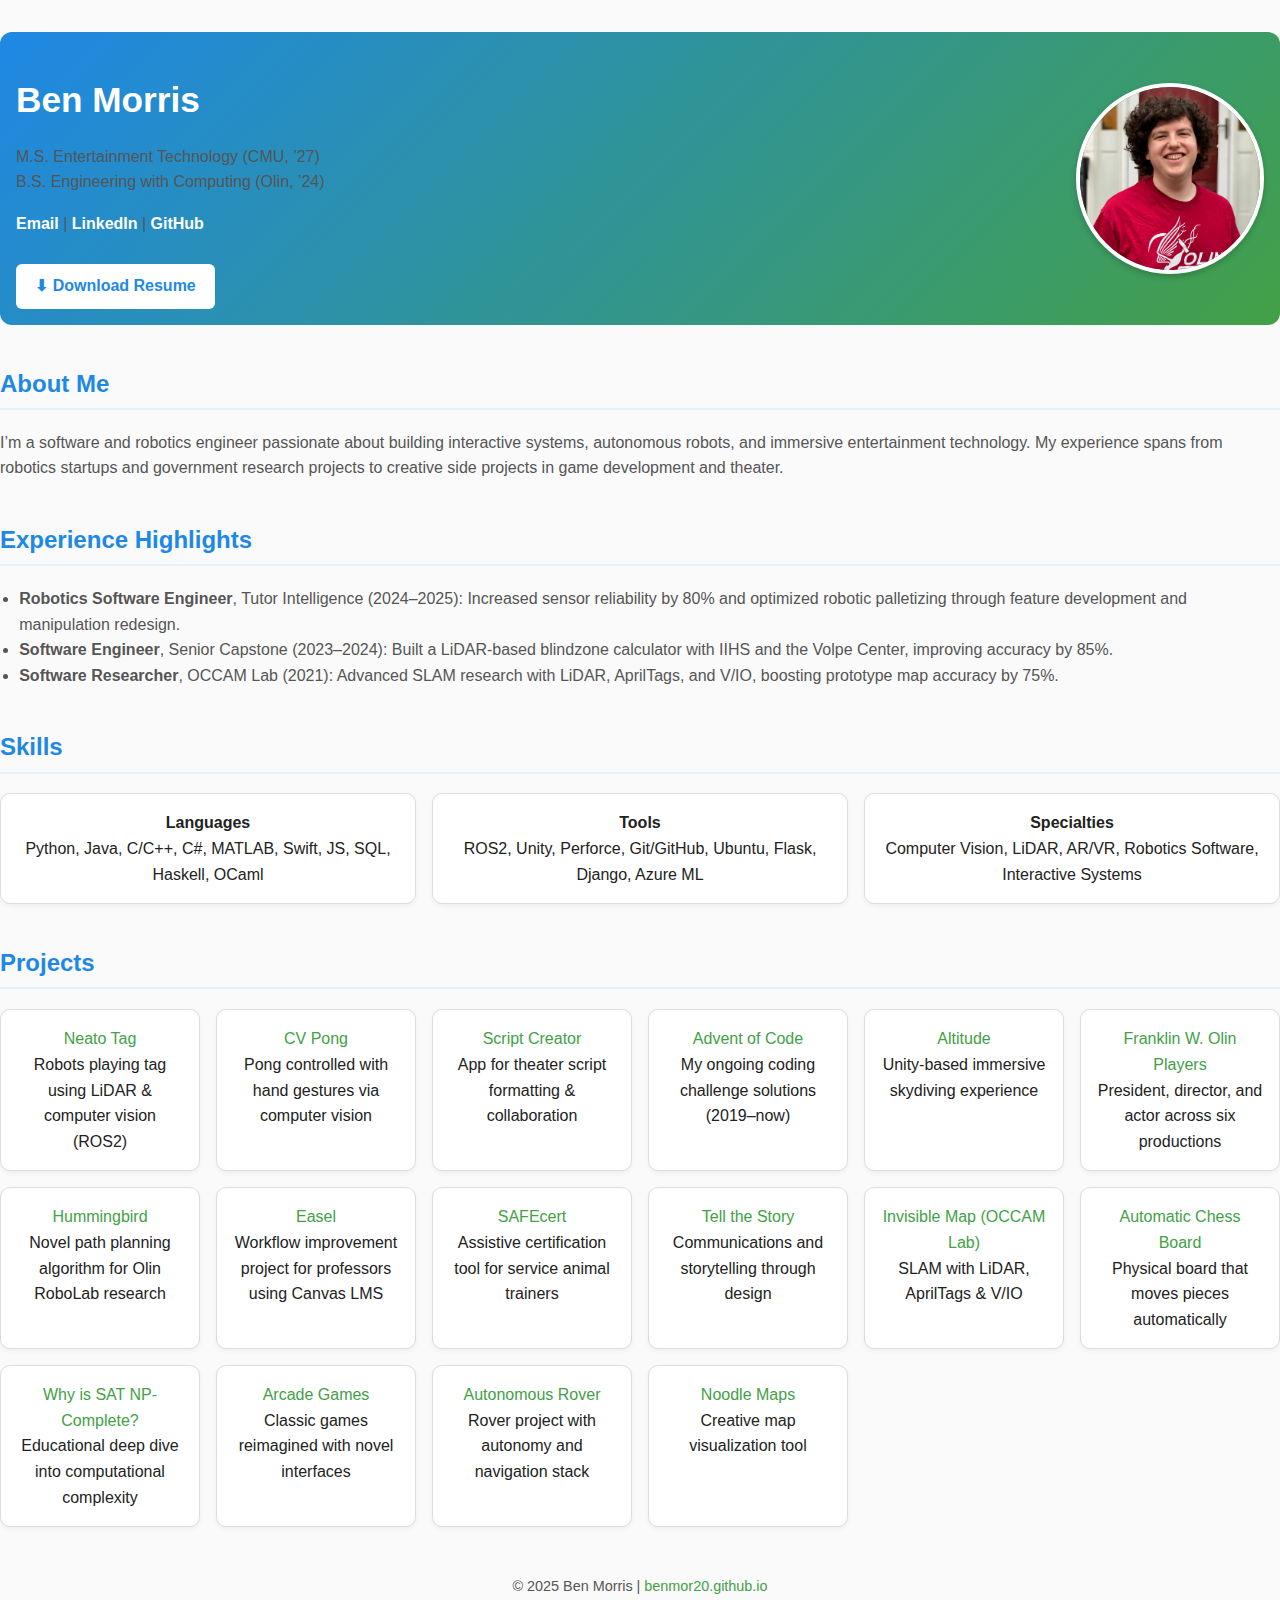
<file: index.html>
<!DOCTYPE html>
<html lang="en">
<head>
  <meta charset="UTF-8">
  <meta name="viewport" content="width=device-width, initial-scale=1.0">
  <title>Ben Morris | Portfolio</title>
  <link rel="stylesheet" href="assets/style.css">
</head>
<body>
  <header>
    <div>
      <h1>Ben Morris</h1>
      <p>M.S. Entertainment Technology (CMU, ’27)<br>
         B.S. Engineering with Computing (Olin, ’24)</p>
      <p>
        <a href="mailto:benmor2020@gmail.com">Email</a> |
        <a href="https://linkedin.com/in/benmor20">LinkedIn</a> |
        <a href="https://github.com/benmor20">GitHub</a>
      </p>
      <a href="assets/BenMorrisResume.pdf" class="btn" download>⬇ Download Resume</a>
    </div>
    <img src="assets/PortfolioPic.png" alt="Ben Morris">
  </header>

  <section>
    <h2>About Me</h2>
    <p>
      I’m a software and robotics engineer passionate about building interactive systems,
      autonomous robots, and immersive entertainment technology. My experience spans from
      robotics startups and government research projects to creative side projects in
      game development and theater.
    </p>
  </section>

  <section>
    <h2>Experience Highlights</h2>
    <ul>
      <li><strong>Robotics Software Engineer</strong>, Tutor Intelligence (2024–2025): Increased sensor reliability by 80% and optimized robotic palletizing through feature development and manipulation redesign.</li>
      <li><strong>Software Engineer</strong>, Senior Capstone (2023–2024): Built a LiDAR-based blindzone calculator with IIHS and the Volpe Center, improving accuracy by 85%.</li>
      <li><strong>Software Researcher</strong>, OCCAM Lab (2021): Advanced SLAM research with LiDAR, AprilTags, and V/IO, boosting prototype map accuracy by 75%.</li>
    </ul>
  </section>

  <section>
    <h2>Skills</h2>
    <div class="skills-grid">
      <div class="card"><strong>Languages</strong><br>Python, Java, C/C++, C#, MATLAB, Swift, JS, SQL, Haskell, OCaml</div>
      <div class="card"><strong>Tools</strong><br>ROS2, Unity, Perforce, Git/GitHub, Ubuntu, Flask, Django, Azure ML</div>
      <div class="card"><strong>Specialties</strong><br>Computer Vision, LiDAR, AR/VR, Robotics Software, Interactive Systems</div>
    </div>
  </section>

  <section>
    <h2>Projects</h2>
    <div class="projects-grid">
      <div class="card"><a href="neato_tag.md">Neato Tag</a><br>Robots playing tag using LiDAR & computer vision (ROS2)</div>
      <div class="card"><a href="https://github.com/benmor20/cv-pong">CV Pong</a><br>Pong controlled with hand gestures via computer vision</div>
      <div class="card"><a href="https://github.com/benmor20/ScriptCreator">Script Creator</a><br>App for theater script formatting & collaboration</div>
      <div class="card"><a href="https://github.com/benmor20/AdventOfCode">Advent of Code</a><br>My ongoing coding challenge solutions (2019–now)</div>
      <div class="card"><a href="altitude.md">Altitude</a><br>Unity-based immersive skydiving experience</div>
      <div class="card"><a href="fwop.html">Franklin W. Olin Players</a><br>President, director, and actor across six productions</div>
      <div class="card"><a href="hummingbird.md">Hummingbird</a><br>Novel path planning algorithm for Olin RoboLab research</div>
      <div class="card"><a href="easel.html">Easel</a><br>Workflow improvement project for professors using Canvas LMS</div>
      <div class="card"><a href="safecert.md">SAFEcert</a><br>Assistive certification tool for service animal trainers</div>
      <div class="card"><a href="tell_the_story.md">Tell the Story</a><br>Communications and storytelling through design</div>
      <div class="card"><a href="occam.md">Invisible Map (OCCAM Lab)</a><br>SLAM with LiDAR, AprilTags & V/IO</div>
      <div class="card"><a href="chess.html">Automatic Chess Board</a><br>Physical board that moves pieces automatically</div>
      <div class="card"><a href="sat.md">Why is SAT NP-Complete?</a><br>Educational deep dive into computational complexity</div>
      <div class="card"><a href="arcade.html">Arcade Games</a><br>Classic games reimagined with novel interfaces</div>
      <div class="card"><a href="funrobo.html">Autonomous Rover</a><br>Rover project with autonomy and navigation stack</div>
      <div class="card"><a href="noodlemaps.md">Noodle Maps</a><br>Creative map visualization tool</div>
    </div>
  </section>

  <footer>
    <p>© 2025 Ben Morris | <a href="https://benmor20.github.io">benmor20.github.io</a></p>
  </footer>
</body>
</html>
</file>
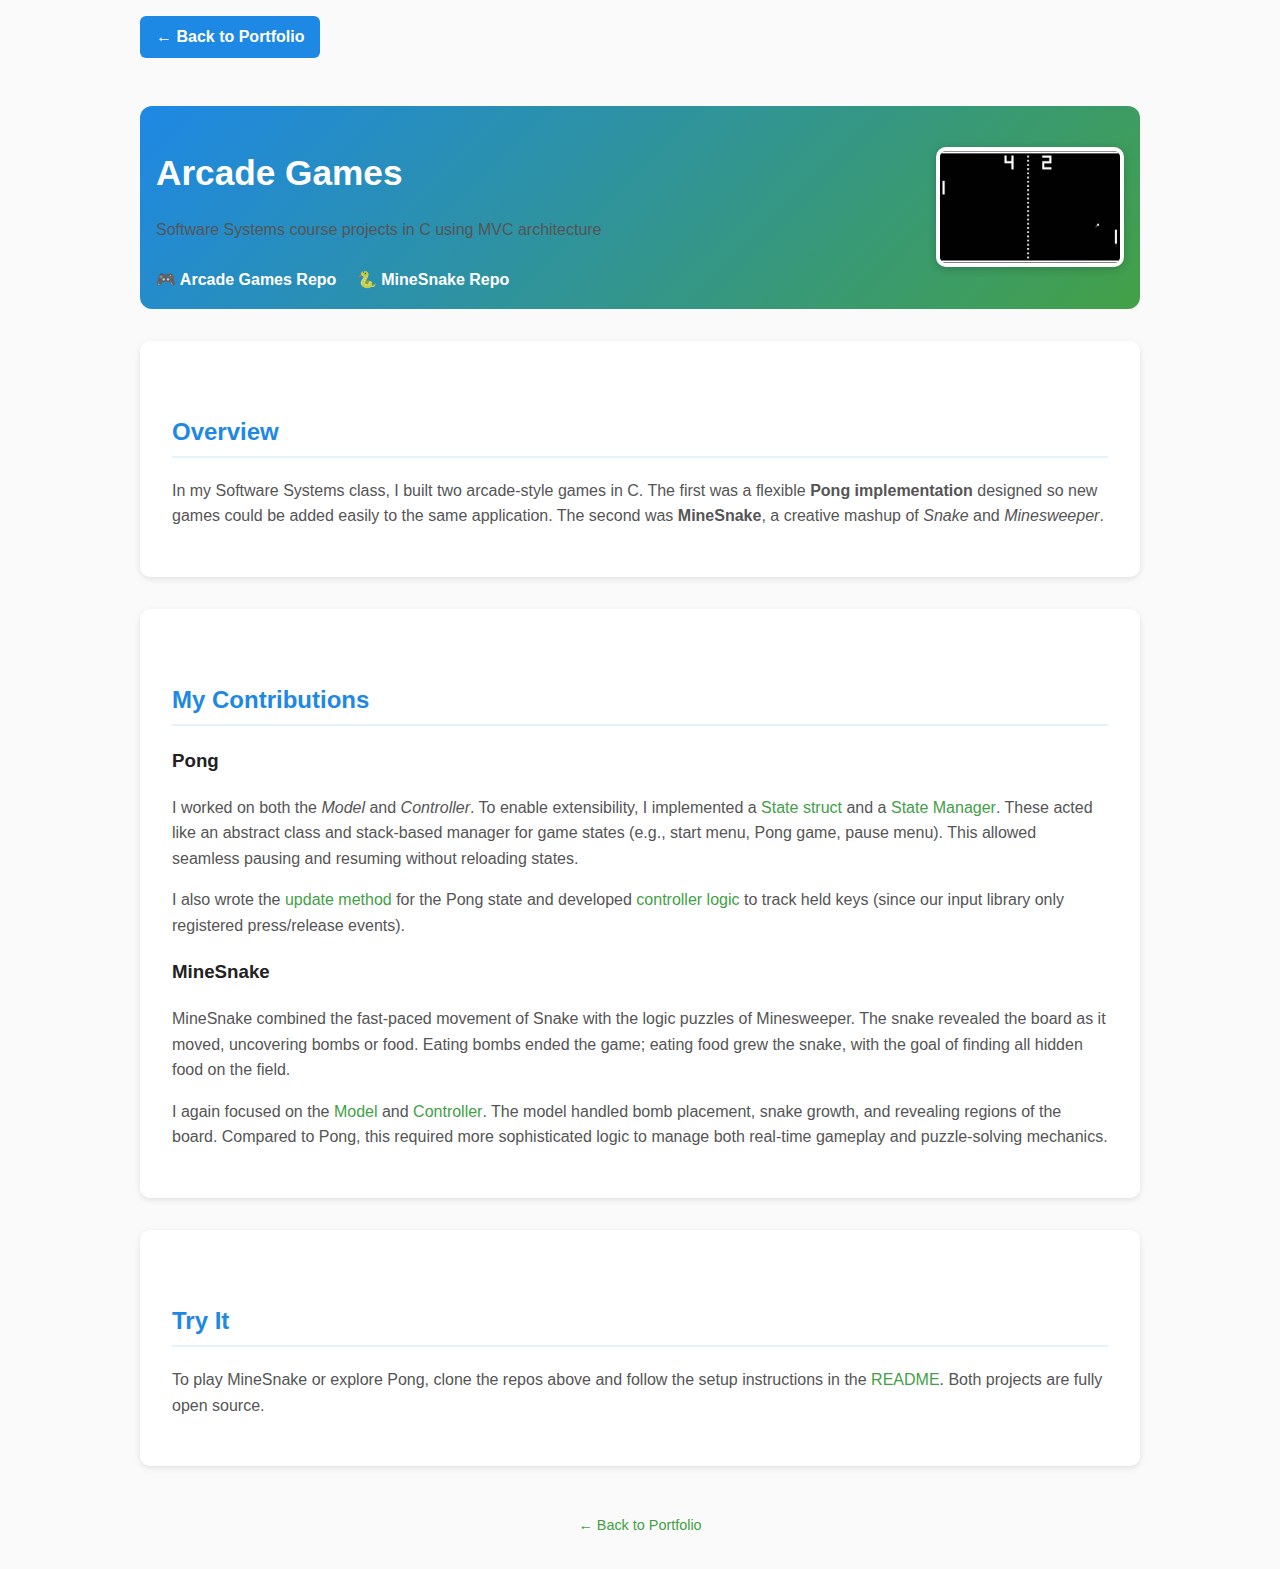
<file: arcade.html>
<!DOCTYPE html>
<html lang="en">
<head>
  <meta charset="UTF-8">
  <meta name="viewport" content="width=device-width, initial-scale=1.0">
  <title>Arcade Games | Ben Morris</title>
  <link rel="stylesheet" href="assets/style.css"> <!-- reuse the homepage CSS -->
</head>
<body>
  <main>
    <a href="index.html" class="back-btn">← Back to Portfolio</a>

    <header class="project-header">
      <div>
        <h1>Arcade Games</h1>
        <p>Software Systems course projects in C using MVC architecture</p>
        <div class="project-links">
          <a href="https://github.com/olincollege/arcade-games">🎮 Arcade Games Repo</a>
          <a href="https://github.com/olincollege/minesnake">🐍 MineSnake Repo</a>
        </div>
      </div>
      <img src="assets/project-pics/pong.jpg" alt="A Game of Pong">
    </header>

    <section class="content">
      <h2>Overview</h2>
      <p>
        In my Software Systems class, I built two arcade-style games in C.
        The first was a flexible <strong>Pong implementation</strong> designed so new games could be added
        easily to the same application. The second was <strong>MineSnake</strong>,
        a creative mashup of <em>Snake</em> and <em>Minesweeper</em>.
      </p>
    </section>

    <section class="content">
      <h2>My Contributions</h2>
      <h3>Pong</h3>
      <p>
        I worked on both the <em>Model</em> and <em>Controller</em>. To enable extensibility,
        I implemented a <a href="https://github.com/olincollege/arcade-games/blob/main/src/states.h#L14-L30">State struct</a>
        and a <a href="https://github.com/olincollege/arcade-games/blob/main/src/states.h#L33-L48">State Manager</a>.
        These acted like an abstract class and stack-based manager for game states
        (e.g., start menu, Pong game, pause menu). This allowed seamless pausing and resuming
        without reloading states.
      </p>
      <p>
        I also wrote the
        <a href="https://github.com/olincollege/arcade-games/blob/main/src/pong/pong.c#L76-L116">update method</a>
        for the Pong state and developed
        <a href="https://github.com/olincollege/arcade-games/blob/main/src/pong/pong_controller.c">controller logic</a>
        to track held keys (since our input library only registered press/release events).
      </p>

      <h3>MineSnake</h3>
      <p>
        MineSnake combined the fast-paced movement of Snake with the logic puzzles of Minesweeper.
        The snake revealed the board as it moved, uncovering bombs or food. Eating bombs ended the game;
        eating food grew the snake, with the goal of finding all hidden food on the field.
      </p>
      <p>
        I again focused on the <a href="https://github.com/olincollege/minesnake/blob/main/src/model.h">Model</a>
        and <a href="https://github.com/olincollege/minesnake/blob/main/src/controller.h">Controller</a>.
        The model handled bomb placement, snake growth, and revealing regions of the board.
        Compared to Pong, this required more sophisticated logic to manage both real-time
        gameplay and puzzle-solving mechanics.
      </p>
    </section>

    <section class="content">
      <h2>Try It</h2>
      <p>
        To play MineSnake or explore Pong, clone the repos above and follow the setup
        instructions in the <a href="https://github.com/olincollege/minesnake/blob/main/README.md">README</a>.
        Both projects are fully open source.
      </p>
    </section>

    <footer>
      <p><a href="index.html">← Back to Portfolio</a></p>
    </footer>
  </main>
</body>
</html>
</file>
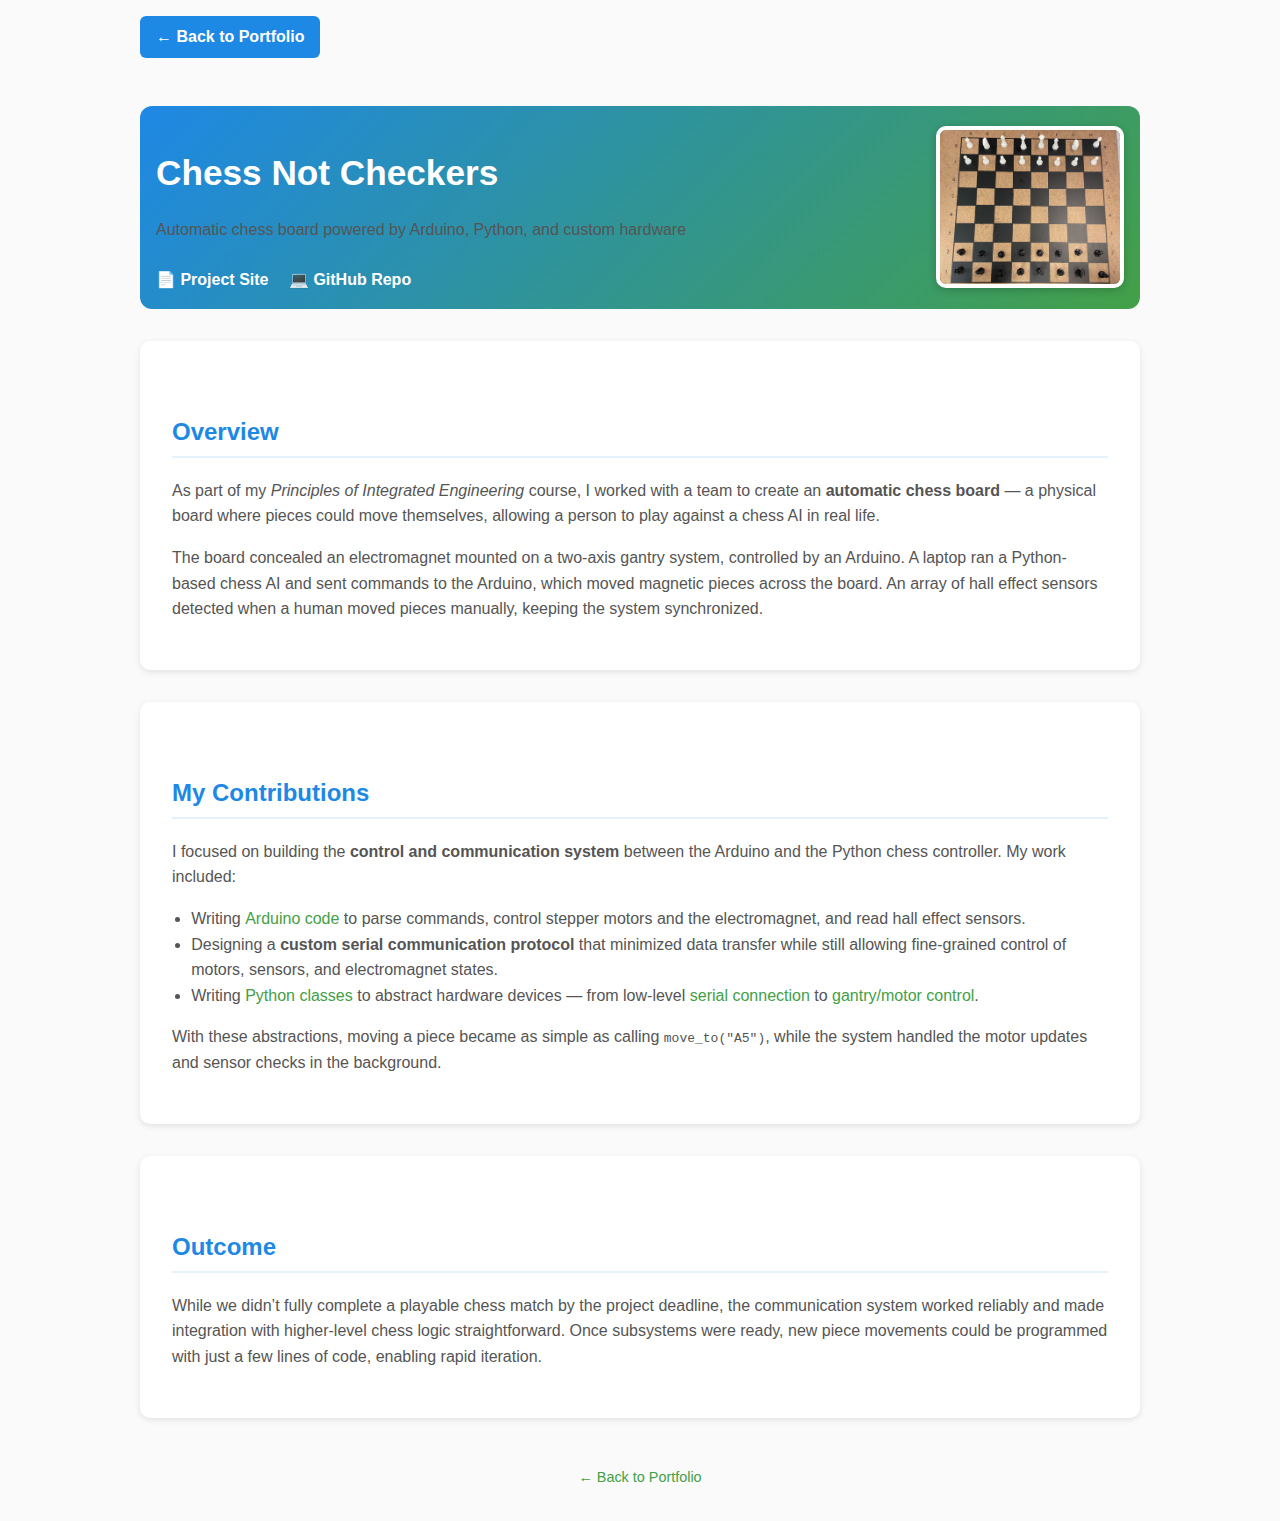
<file: chess.html>
<!DOCTYPE html>
<html lang="en">
<head>
  <meta charset="UTF-8">
  <meta name="viewport" content="width=device-width, initial-scale=1.0">
  <title>Chess Not Checkers | Ben Morris</title>
  <link rel="stylesheet" href="assets/style.css"> <!-- shared CSS -->
</head>
<body>
  <main>
    <a href="index.html" class="back-btn">← Back to Portfolio</a>

    <header class="project-header">
      <div>
        <h1>Chess Not Checkers</h1>
        <p>Automatic chess board powered by Arduino, Python, and custom hardware</p>
        <div class="project-links">
          <a href="https://olincollege.github.io/pie-2021-03/Chess-not-Checkers/">📄 Project Site</a>
          <a href="https://github.com/gabbyblake/PIE-Final-Project-Chess">💻 GitHub Repo</a>
        </div>
      </div>
      <img src="assets/project-pics/chess.jpg" alt="Chess Not Checkers Project">
    </header>

    <section class="content">
      <h2>Overview</h2>
      <p>
        As part of my <em>Principles of Integrated Engineering</em> course, I worked with a team
        to create an <strong>automatic chess board</strong> — a physical board where pieces
        could move themselves, allowing a person to play against a chess AI in real life.
      </p>
      <p>
        The board concealed an electromagnet mounted on a two-axis gantry system, controlled
        by an Arduino. A laptop ran a Python-based chess AI and sent commands to the Arduino,
        which moved magnetic pieces across the board. An array of hall effect sensors
        detected when a human moved pieces manually, keeping the system synchronized.
      </p>
    </section>

    <section class="content">
      <h2>My Contributions</h2>
      <p>
        I focused on building the <strong>control and communication system</strong> between
        the Arduino and the Python chess controller. My work included:
      </p>
      <ul>
        <li>
          Writing <a href="https://github.com/gabbyblake/PIE-Final-Project-Chess/blob/fa2f870c178225c281f9ef2c957a9d6db1dc1526/Arduino/SerialConnection/SerialConnection.ino">Arduino code</a>
          to parse commands, control stepper motors and the electromagnet,
          and read hall effect sensors.
        </li>
        <li>
          Designing a <strong>custom serial communication protocol</strong> that minimized data
          transfer while still allowing fine-grained control of motors, sensors,
          and electromagnet states.
        </li>
        <li>
          Writing <a href="https://github.com/gabbyblake/PIE-Final-Project-Chess/tree/fa2f870c178225c281f9ef2c957a9d6db1dc1526/PythonChessController/src/hardware">Python classes</a>
          to abstract hardware devices — from low-level
          <a href="https://github.com/gabbyblake/PIE-Final-Project-Chess/blob/fa2f870c178225c281f9ef2c957a9d6db1dc1526/PythonChessController/src/hardware/serial_protocol.py">serial connection</a>
          to <a href="https://github.com/gabbyblake/PIE-Final-Project-Chess/blob/fa2f870c178225c281f9ef2c957a9d6db1dc1526/PythonChessController/src/hardware/drive_system.py">gantry/motor control</a>.
        </li>
      </ul>
      <p>
        With these abstractions, moving a piece became as simple as calling
        <code>move_to("A5")</code>, while the system handled the motor updates
        and sensor checks in the background.
      </p>
    </section>

    <section class="content">
      <h2>Outcome</h2>
      <p>
        While we didn’t fully complete a playable chess match by the project deadline,
        the communication system worked reliably and made integration with higher-level
        chess logic straightforward. Once subsystems were ready, new piece movements
        could be programmed with just a few lines of code, enabling rapid iteration.
      </p>
    </section>

    <footer>
      <p><a href="index.html">← Back to Portfolio</a></p>
    </footer>
  </main>
</body>
</html>
</file>
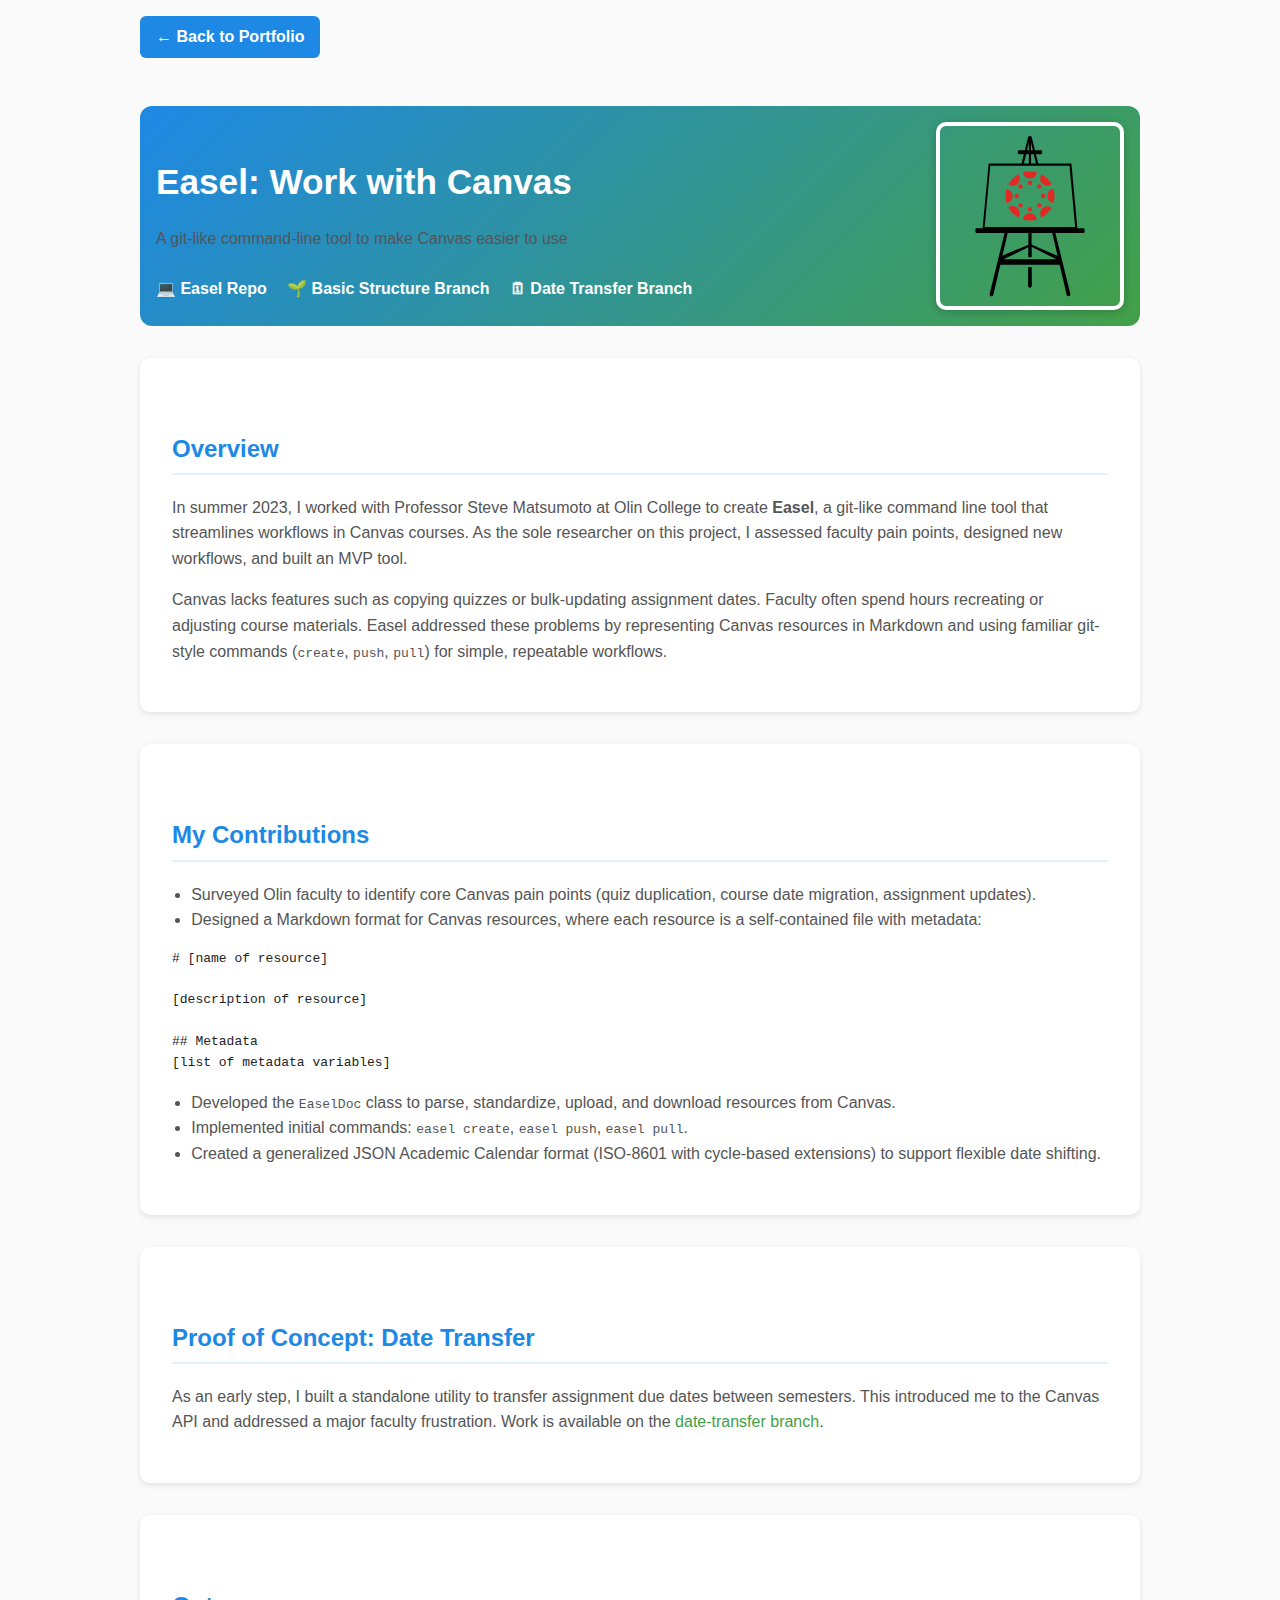
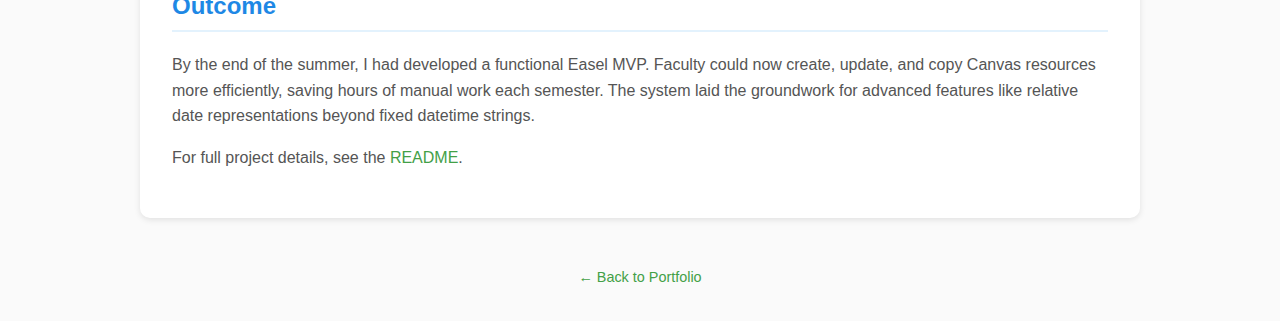
<file: easel.html>
<!DOCTYPE html>
<html lang="en">
<head>
  <meta charset="UTF-8">
  <meta name="viewport" content="width=device-width, initial-scale=1.0">
  <title>Easel | Ben Morris</title>
  <link rel="stylesheet" href="assets/style.css">
</head>
<body>
  <main>
    <!-- Back button -->
    <a href="index.html" class="back-btn">← Back to Portfolio</a>

    <!-- Project header -->
    <header class="project-header">
      <div>
        <h1>Easel: Work with Canvas</h1>
        <p>A git-like command-line tool to make Canvas easier to use</p>
        <div class="project-links">
          <a href="https://github.com/olincollege/easel">💻 Easel Repo</a>
          <a href="https://github.com/olincollege/easel/tree/basic-structure">🌱 Basic Structure Branch</a>
          <a href="https://github.com/olincollege/easel/tree/date-transfer">🗓 Date Transfer Branch</a>
        </div>
      </div>
      <img src="assets/project-pics/easel.svg" alt="Easel Project Logo">
    </header>

    <!-- Overview -->
    <section class="content">
      <h2>Overview</h2>
      <p>
        In summer 2023, I worked with Professor Steve Matsumoto at Olin College to create
        <strong>Easel</strong>, a git-like command line tool that streamlines workflows
        in Canvas courses. As the sole researcher on this project, I assessed faculty pain points,
        designed new workflows, and built an MVP tool.
      </p>
      <p>
        Canvas lacks features such as copying quizzes or bulk-updating assignment dates.
        Faculty often spend hours recreating or adjusting course materials. Easel addressed
        these problems by representing Canvas resources in Markdown and using familiar
        git-style commands (<code>create</code>, <code>push</code>, <code>pull</code>)
        for simple, repeatable workflows.
      </p>
    </section>

    <!-- Contributions -->
    <section class="content">
      <h2>My Contributions</h2>
      <ul>
        <li>Surveyed Olin faculty to identify core Canvas pain points (quiz duplication,
            course date migration, assignment updates).</li>
        <li>Designed a Markdown format for Canvas resources, where each resource is a
            self-contained file with metadata:</li>
      </ul>
      <pre><code># [name of resource]

[description of resource]

## Metadata
[list of metadata variables]
</code></pre>
      <ul>
        <li>Developed the <code>EaselDoc</code> class to parse, standardize, upload,
            and download resources from Canvas.</li>
        <li>Implemented initial commands:
          <code>easel create</code>, <code>easel push</code>, <code>easel pull</code>.</li>
        <li>Created a generalized JSON Academic Calendar format (ISO-8601 with cycle-based
            extensions) to support flexible date shifting.</li>
      </ul>
    </section>

    <!-- Proof of Concept -->
    <section class="content">
      <h2>Proof of Concept: Date Transfer</h2>
      <p>
        As an early step, I built a standalone utility to transfer assignment due dates
        between semesters. This introduced me to the Canvas API and addressed a
        major faculty frustration. Work is available on the
        <a href="https://github.com/olincollege/easel/tree/date-transfer">date-transfer branch</a>.
      </p>
    </section>

    <!-- Outcome -->
    <section class="content">
      <h2>Outcome</h2>
      <p>
        By the end of the summer, I had developed a functional Easel MVP.
        Faculty could now create, update, and copy Canvas resources more efficiently,
        saving hours of manual work each semester. The system laid the groundwork for
        advanced features like relative date representations beyond fixed datetime strings.
      </p>
      <p>
        For full project details, see the
        <a href="https://github.com/olincollege/easel/blob/420666e833463b7a1714ed896dbead951464cdc7/README.md">README</a>.
      </p>
    </section>

    <footer>
      <p><a href="index.html">← Back to Portfolio</a></p>
    </footer>
  </main>
</body>
</html>
</file>
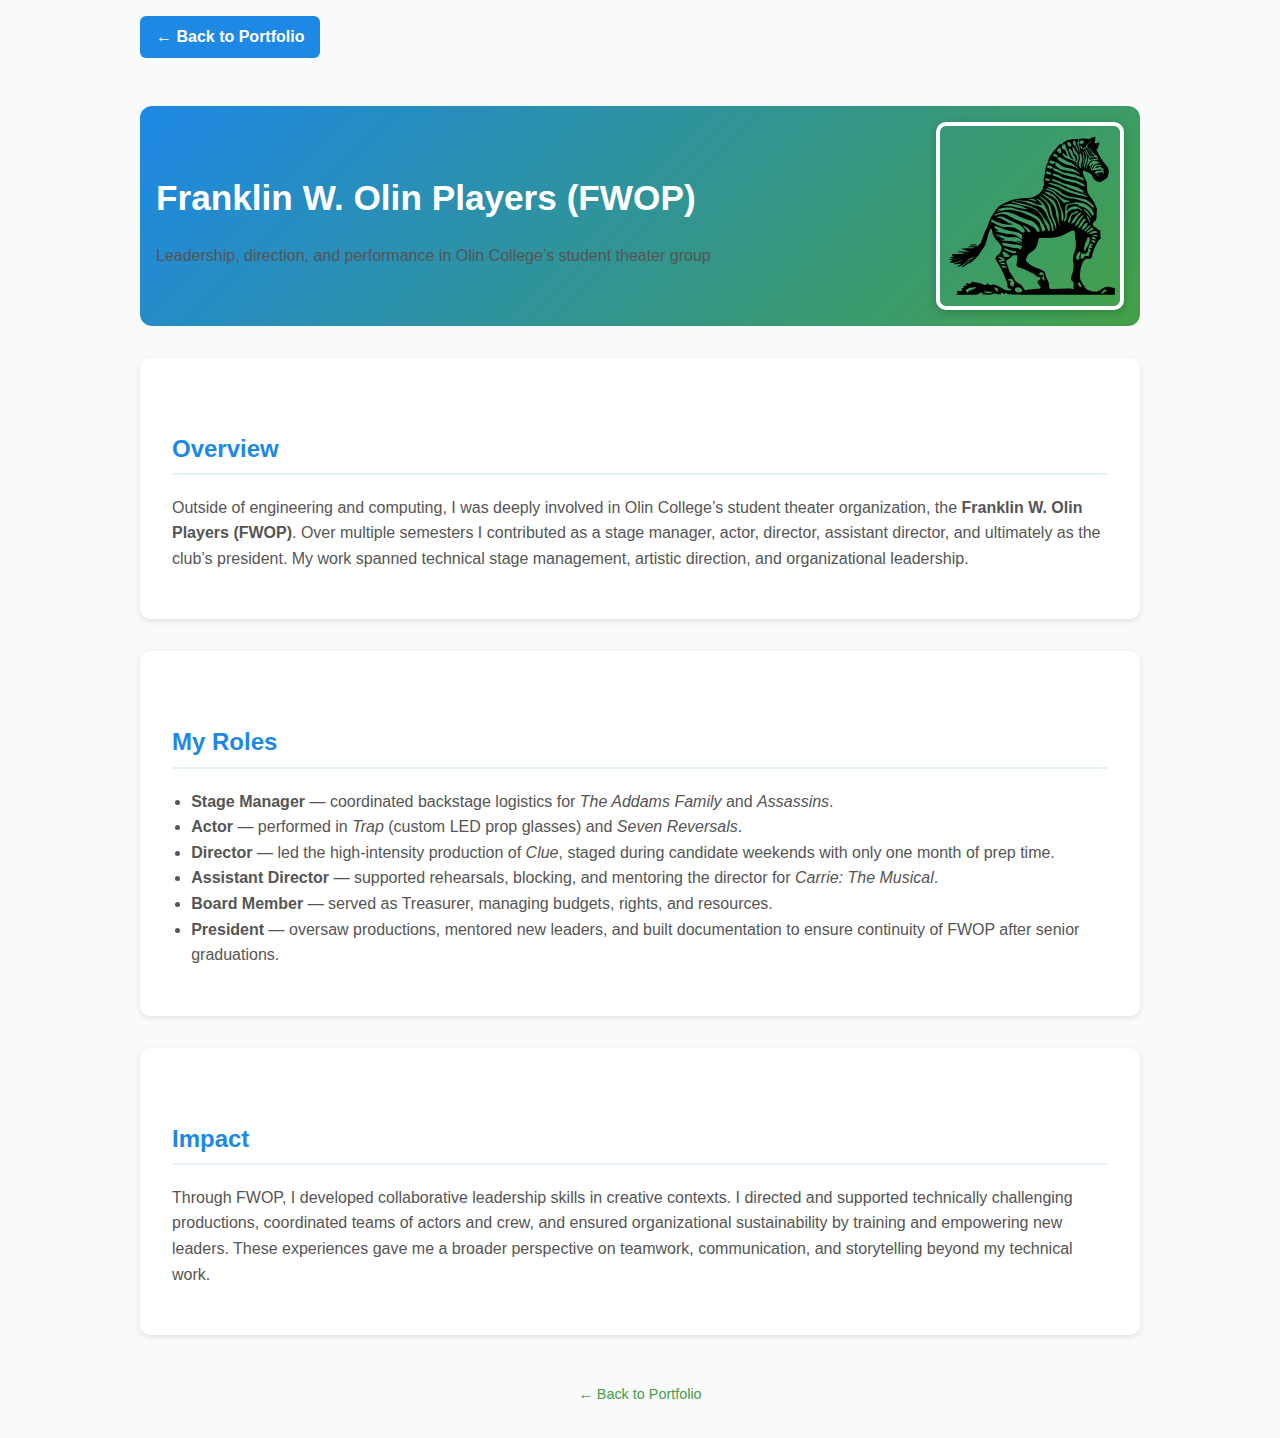
<file: fwop.html>
<!DOCTYPE html>
<html lang="en">
<head>
  <meta charset="UTF-8">
  <meta name="viewport" content="width=device-width, initial-scale=1.0">
  <title>Franklin W. Olin Players | Ben Morris</title>
  <link rel="stylesheet" href="assets/style.css">
</head>
<body>
  <main>
    <!-- Back button -->
    <a href="index.html" class="back-btn">← Back to Portfolio</a>

    <!-- Project header -->
    <header class="project-header">
      <div>
        <h1>Franklin W. Olin Players (FWOP)</h1>
        <p>Leadership, direction, and performance in Olin College’s student theater group</p>
      </div>
      <img src="assets/project-pics/fwop.svg" alt="Franklin W. Olin Players Logo">
    </header>

    <!-- Overview -->
    <section class="content">
      <h2>Overview</h2>
      <p>
        Outside of engineering and computing, I was deeply involved in Olin College’s
        student theater organization, the <strong>Franklin W. Olin Players (FWOP)</strong>.
        Over multiple semesters I contributed as a stage manager, actor, director, assistant director,
        and ultimately as the club’s president. My work spanned technical stage management,
        artistic direction, and organizational leadership.
      </p>
    </section>

    <!-- Contributions -->
    <section class="content">
      <h2>My Roles</h2>
      <ul>
        <li><strong>Stage Manager</strong> — coordinated backstage logistics for
            <em>The Addams Family</em> and <em>Assassins</em>.</li>
        <li><strong>Actor</strong> — performed in <em>Trap</em> (custom LED prop glasses)
            and <em>Seven Reversals</em>.</li>
        <li><strong>Director</strong> — led the high-intensity production of <em>Clue</em>,
            staged during candidate weekends with only one month of prep time.</li>
        <li><strong>Assistant Director</strong> — supported rehearsals, blocking,
            and mentoring the director for <em>Carrie: The Musical</em>.</li>
        <li><strong>Board Member</strong> — served as Treasurer, managing budgets, rights, and resources.</li>
        <li><strong>President</strong> — oversaw productions, mentored new leaders,
            and built documentation to ensure continuity of FWOP after senior graduations.</li>
      </ul>
    </section>

    <!-- Outcome -->
    <section class="content">
      <h2>Impact</h2>
      <p>
        Through FWOP, I developed collaborative leadership skills in creative contexts.
        I directed and supported technically challenging productions, coordinated teams of
        actors and crew, and ensured organizational sustainability by training and empowering
        new leaders. These experiences gave me a broader perspective on teamwork, communication,
        and storytelling beyond my technical work.
      </p>
    </section>

    <footer>
      <p><a href="index.html">← Back to Portfolio</a></p>
    </footer>
  </main>
</body>
</html>
</file>
<file: assets/style.css>
:root {
  --blue: #1e88e5;
  --green: #43a047;
  --light-blue: #e3f2fd;
  --light-green: #e8f5e9;
  --text-dark: #222;
  --text-light: #555;
}

body {
  font-family: "Segoe UI", Arial, sans-serif;
  margin: 0;
  padding: 0;
  line-height: 1.6;
  background: #fafafa;
  color: var(--text-dark);
}

main {
  max-width: 1000px;
  margin: 0 auto;
  padding: 1rem 2rem;
}

header {
  display: flex;
  align-items: center;
  justify-content: space-between;
  margin-top: 2rem;
  margin-bottom: 2rem;
  padding: 1rem;
  border-radius: 12px;
  background: linear-gradient(135deg, var(--blue), var(--green));
  color: white;
}

header img {
  border-radius: 50%;
  width: 180px;
  height: auto;
  border: 4px solid white;
  box-shadow: 0 3px 6px rgba(0,0,0,0.2);
}

h1 {
  font-size: 2.2rem;
  margin-bottom: 0.3rem;
}

/* Header links → high contrast */
header a {
  color: white;
  font-weight: 600;
  text-decoration: none;
}

header a:hover {
  text-decoration: underline;
  color: #f0f0f0; /* softer hover, still visible */
}

/* Resume button styled for dark background */
.btn {
  display: inline-block;
  margin-top: 0.7rem;
  padding: 0.6rem 1.2rem;
  border-radius: 6px;
  font-weight: 600;
  text-decoration: none;
  color: var(--blue);
  background: white;
  border: none;
  transition: background 0.2s ease, transform 0.2s ease;
}

.btn:hover {
  background: #f0f0f0;
  color: var(--blue);
  transform: translateY(-2px);
}

h2 {
  margin-top: 2.5rem;
  color: var(--blue);
  border-bottom: 2px solid var(--light-blue);
  padding-bottom: 0.3rem;
}

p, li {
  color: var(--text-light);
}

ul {
  padding-left: 1.2rem;
}

.skills-grid, .projects-grid {
  display: grid;
  grid-template-columns: repeat(auto-fit, minmax(180px, 1fr));
  gap: 1rem;
  margin-top: 1rem;
}

.card {
  padding: 1rem;
  border: 1px solid #ddd;
  border-radius: 10px;
  background: white;
  text-align: center;
  box-shadow: 0 2px 5px rgba(0,0,0,0.05);
  transition: transform 0.2s ease, box-shadow 0.2s ease;
}

.card:hover {
  transform: translateY(-4px);
  box-shadow: 0 4px 12px rgba(0,0,0,0.15);
  border-color: var(--green);
}

footer {
  text-align: center;
  margin: 3rem 0 1rem;
  font-size: 0.9rem;
  color: var(--text-light);
}

a {
  color: var(--green);
  font-weight: 500;
  text-decoration: none;
}

a:hover {
  color: var(--blue);
  text-decoration: underline;
}

.back-btn {
  display: inline-block;
  margin-bottom: 1rem;
  padding: 0.5rem 1rem;
  border-radius: 6px;
  font-weight: 600;
  text-decoration: none;
  color: white;
  background: var(--blue);
  transition: background 0.2s ease, transform 0.2s ease;
}
.back-btn:hover {
  background: var(--green);
  transform: translateY(-2px);
  color: white;
}

.project-header {
  display: flex;
  align-items: center;
  justify-content: space-between;
  gap: 2rem;
  flex-wrap: wrap;
}
.project-header img {
  max-width: 260px;
  height: auto;
  border-radius: 10px;
  box-shadow: 0 2px 8px rgba(0,0,0,0.2);
}

.project-links a {
  display: inline-block;
  margin-right: 1rem;
  margin-top: 0.5rem;
}

.content {
  background: white;
  border-radius: 10px;
  padding: 2rem;
  box-shadow: 0 2px 6px rgba(0,0,0,0.1);
  margin-top: 2rem;
}
</file>
